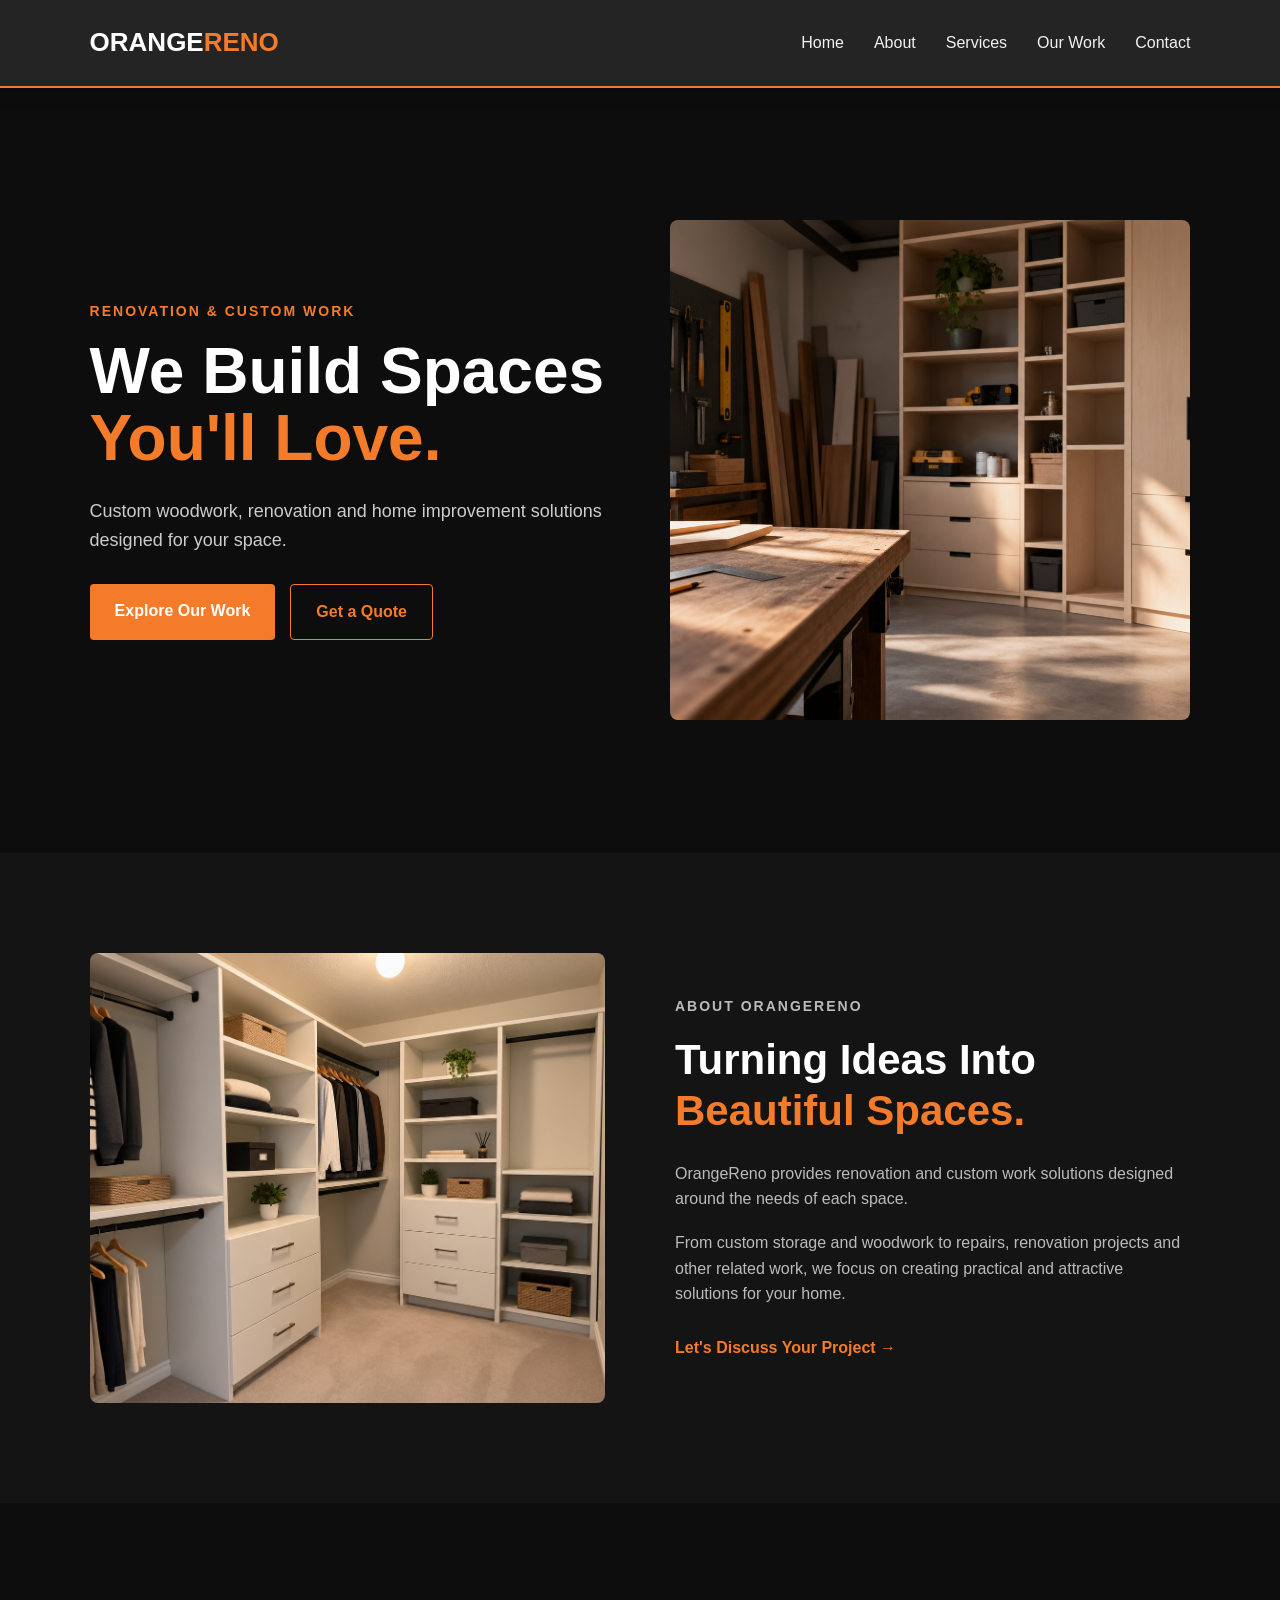
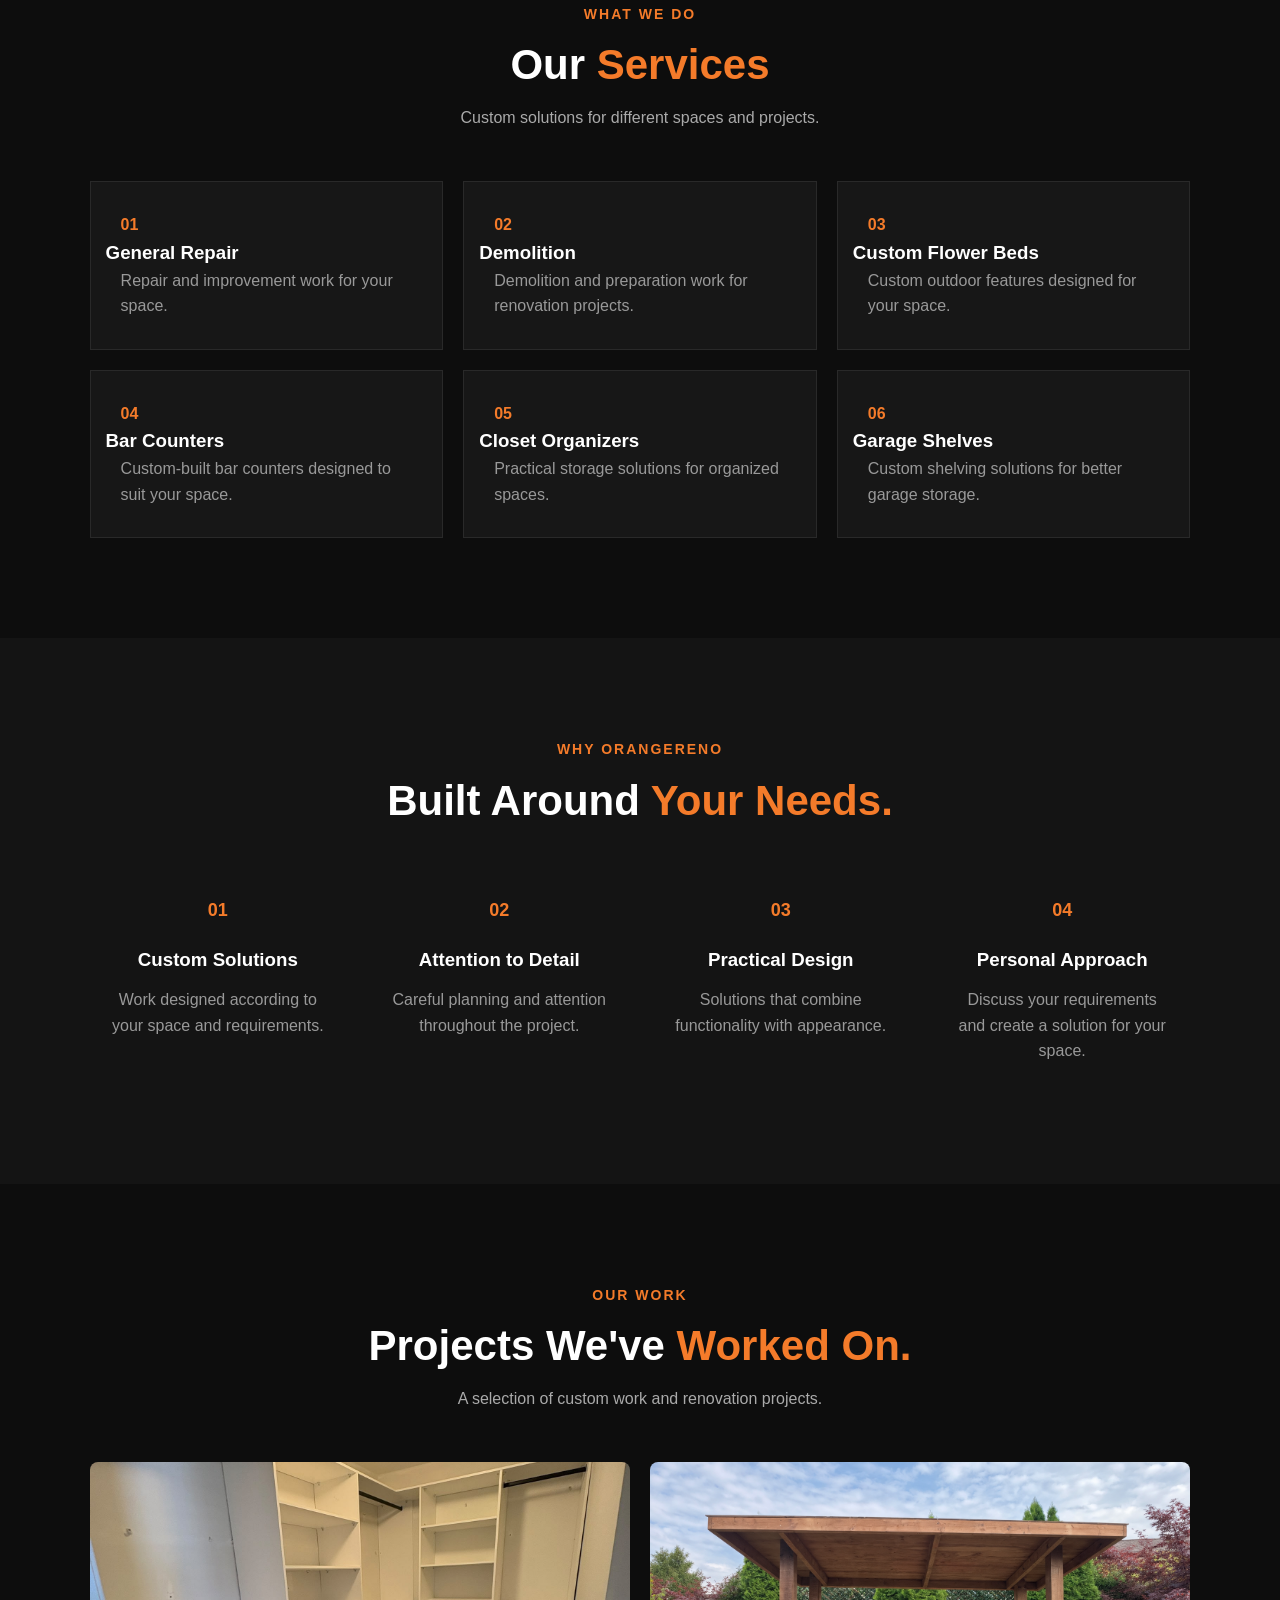
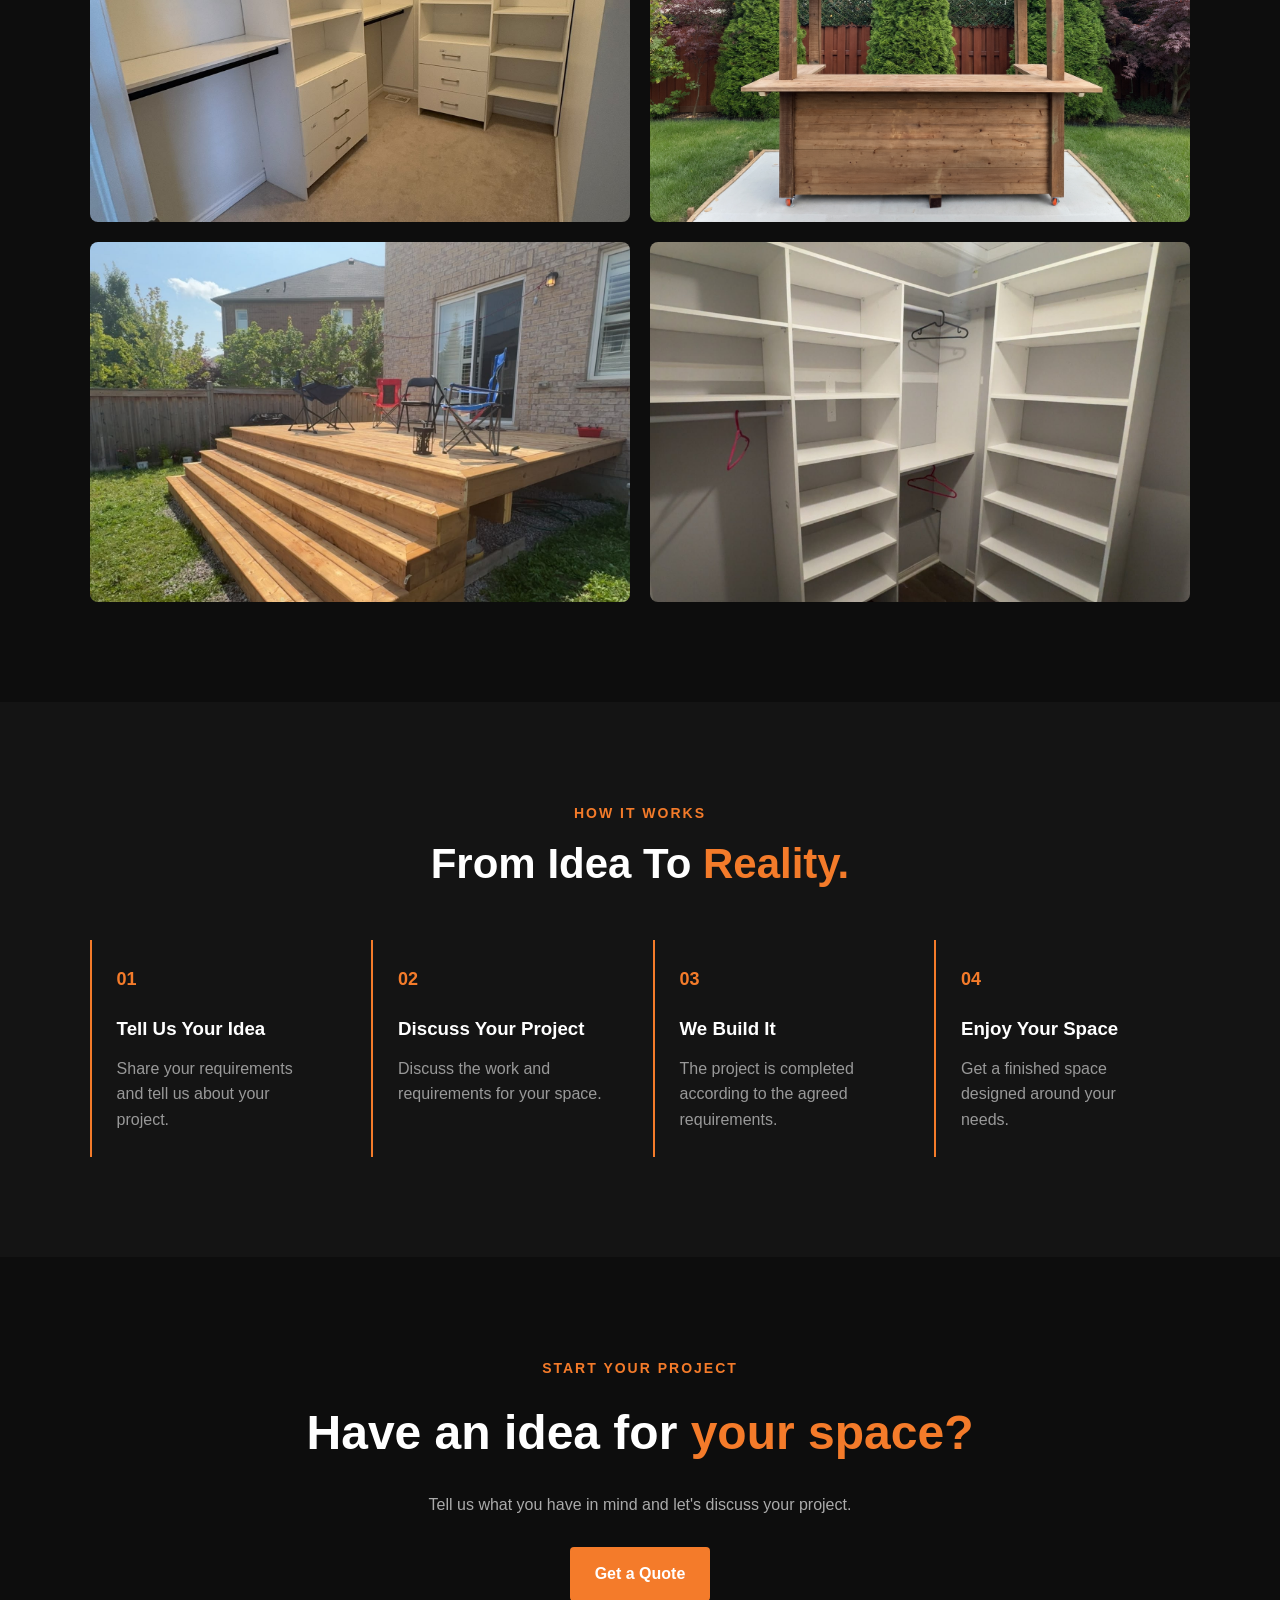
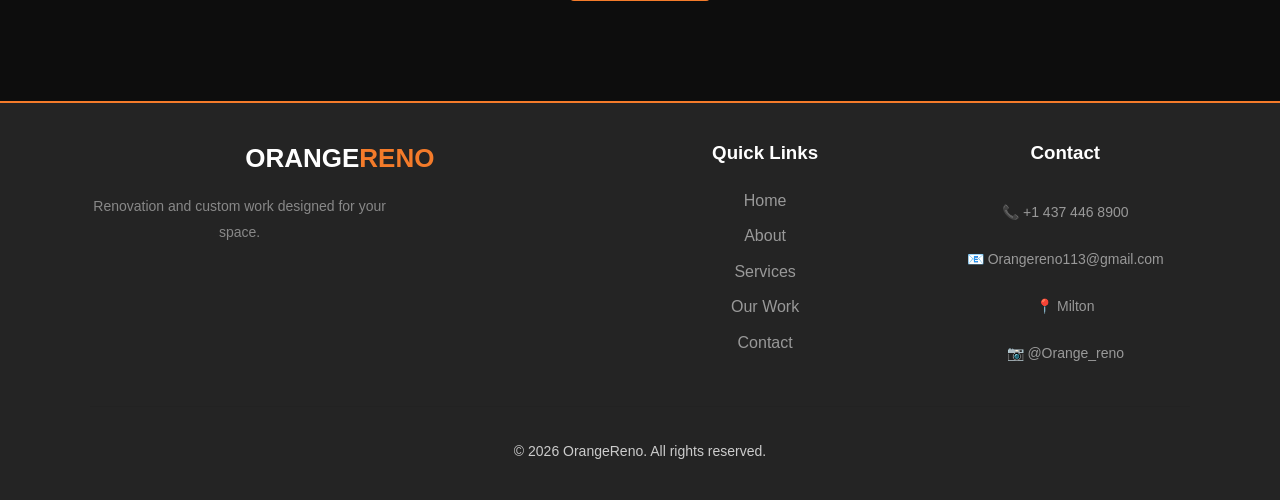
<file: index.html>
<!DOCTYPE html>
<html lang="en">
<head>
    <meta charset="UTF-8">
    <meta name="viewport" content="width=device-width, initial-scale=1.0">

    <title>OrangeReno | Renovation & Custom Work</title>

    <link rel="stylesheet" href="css/style.css">
</head>

<body>

    <!-- ================= NAVBAR ================= -->

    <header>
        <nav class="navbar">

            <a href="#" class="logo">
                ORANGE<span>RENO</span>
            </a>

           <ul class="nav-links">
    <li><a href="index.html">Home</a></li>
    <li><a href="about.html">About</a></li>
    <li><a href="services.html">Services</a></li>
    <li><a href="gallery.html">Our Work</a></li>
    <li><a href="contact.html">Contact</a></li>
</ul>

            <button class="menu-btn" id="menuBtn">☰</button>

        </nav>
    </header>


    <main>

        <!-- ================= HERO ================= -->

        <section class="hero" id="home">

            <div class="hero-content">

                <p class="small-heading">
                    RENOVATION & CUSTOM WORK
                </p>

                <h1>
                    We Build Spaces
                    <span>You'll Love.</span>
                </h1>

                <p>
                    Custom woodwork, renovation and home improvement
                    solutions designed for your space.
                </p>

                <div class="hero-buttons">
                    <a href="gallery.html" class="btn primary-btn">
                        Explore Our Work
                    </a>

                    <a href="contact.html" class="btn secondary-btn">
                        Get a Quote
                    </a>
                </div>

            </div>

            <div class="hero-image">
                <img src="images/hero.jpg"
                     alt="OrangeReno custom work">
            </div>

        </section>


        <!-- ================= ABOUT ================= -->

        <section class="about section" id="about">

            <div class="section-image">
                <img src="images/about.jpg"
                     alt="OrangeReno renovation work">
            </div>

            <div class="section-content">

                <p class="small-heading">ABOUT ORANGERENO</p>

                <h2>
                    Turning Ideas Into
                    <span>Beautiful Spaces.</span>
                </h2>

                <p>
                    OrangeReno provides renovation and custom work
                    solutions designed around the needs of each space.
                </p>

                <p>
                    From custom storage and woodwork to repairs,
                    renovation projects and other related work,
                    we focus on creating practical and attractive
                    solutions for your home.
                </p>

                <a href="contact.html" class="text-link">
                    Let's Discuss Your Project →
                </a>

            </div>

        </section>


        <!-- ================= SERVICES ================= -->

        <section class="services section" id="services">

            <div class="section-heading">

                <p class="small-heading">WHAT WE DO</p>

                <h2>
                    Our <span>Services</span>
                </h2>

                <p>
                    Custom solutions for different spaces and projects.
                </p>

            </div>


            <div class="service-grid">

                <div class="service-card">
                    <div class="service-number">01</div>
                    <h3>General Repair</h3>
                    <p>
                        Repair and improvement work for your space.
                    </p>
                </div>


                <div class="service-card">
                    <div class="service-number">02</div>
                    <h3>Demolition</h3>
                    <p>
                        Demolition and preparation work for renovation projects.
                    </p>
                </div>


                <div class="service-card">
                    <div class="service-number">03</div>
                    <h3>Custom Flower Beds</h3>
                    <p>
                        Custom outdoor features designed for your space.
                    </p>
                </div>


                <div class="service-card">
                    <div class="service-number">04</div>
                    <h3>Bar Counters</h3>
                    <p>
                        Custom-built bar counters designed to suit your space.
                    </p>
                </div>


                <div class="service-card">
                    <div class="service-number">05</div>
                    <h3>Closet Organizers</h3>
                    <p>
                        Practical storage solutions for organized spaces.
                    </p>
                </div>


                <div class="service-card">
                    <div class="service-number">06</div>
                    <h3>Garage Shelves</h3>
                    <p>
                        Custom shelving solutions for better garage storage.
                    </p>
                </div>

            </div>

        </section>


        <!-- ================= WHY CHOOSE US ================= -->

        <section class="why-us section">

            <div class="section-heading">

                <p class="small-heading">WHY ORANGERENO</p>

                <h2>
                    Built Around
                    <span>Your Needs.</span>
                </h2>

            </div>


            <div class="features">

                <div class="feature">
                    <div class="feature-icon">01</div>
                    <h3>Custom Solutions</h3>
                    <p>
                        Work designed according to your space and requirements.
                    </p>
                </div>


                <div class="feature">
                    <div class="feature-icon">02</div>
                    <h3>Attention to Detail</h3>
                    <p>
                        Careful planning and attention throughout the project.
                    </p>
                </div>


                <div class="feature">
                    <div class="feature-icon">03</div>
                    <h3>Practical Design</h3>
                    <p>
                        Solutions that combine functionality with appearance.
                    </p>
                </div>


                <div class="feature">
                    <div class="feature-icon">04</div>
                    <h3>Personal Approach</h3>
                    <p>
                        Discuss your requirements and create a solution for your space.
                    </p>
                </div>

            </div>

        </section>


        <!-- ================= OUR WORK ================= -->

        <section class="work section" id="work">

            <div class="section-heading">

                <p class="small-heading">OUR WORK</p>

                <h2>
                    Projects We've
                    <span>Worked On.</span>
                </h2>

                <p>
                    A selection of custom work and renovation projects.
                </p>

            </div>


            <div class="work-grid">

                <div class="work-item">
                    <img src="images/work1.jpg"
                         alt="OrangeReno project">
                </div>

                <div class="work-item">
                    <img src="images/work2.jpg"
                         alt="OrangeReno project">
                </div>

                <div class="work-item">
                    <img src="images/work3.jpg"
                         alt="OrangeReno project">
                </div>

                <div class="work-item">
                    <img src="images/work4.jpg"
                         alt="OrangeReno project">
                </div>

            </div>


            

        </section>


        <!-- ================= HOW IT WORKS ================= -->

        <section class="process section">

            <div class="section-heading">

                <p class="small-heading">HOW IT WORKS</p>

                <h2>
                    From Idea To
                    <span>Reality.</span>
                </h2>

            </div>


            <div class="process-grid">

                <div class="process-step">
                    <span>01</span>
                    <h3>Tell Us Your Idea</h3>
                    <p>
                        Share your requirements and tell us about your project.
                    </p>
                </div>


                <div class="process-step">
                    <span>02</span>
                    <h3>Discuss Your Project</h3>
                    <p>
                        Discuss the work and requirements for your space.
                    </p>
                </div>


                <div class="process-step">
                    <span>03</span>
                    <h3>We Build It</h3>
                    <p>
                        The project is completed according to the agreed requirements.
                    </p>
                </div>


                <div class="process-step">
                    <span>04</span>
                    <h3>Enjoy Your Space</h3>
                    <p>
                        Get a finished space designed around your needs.
                    </p>
                </div>

            </div>

        </section>


        <!-- ================= CONTACT CTA ================= -->

        <section class="contact-cta" id="contact">

            <p class="small-heading">START YOUR PROJECT</p>

            <h2>
                Have an idea for
                <span>your space?</span>
            </h2>

            <p>
                Tell us what you have in mind and let's discuss your project.
            </p>

            <a href="mailto:Orangereno113@gmail.com"
               class="btn primary-btn">
                Get a Quote
            </a>

        </section>

    </main>


    <!-- ================= FOOTER ================= -->

    <footer>

        <div class="footer-content">

            <div class="footer-brand">

                <a href="#" class="logo">
                    ORANGE<span>RENO</span>
                </a>

                <p>
                    Renovation and custom work designed for your space.
                </p>

            </div>


            <div class="footer-links">

                <h3>Quick Links</h3>

                <a href="#home">Home</a>
                <a href="#about">About</a>
                <a href="#services">Services</a>
                <a href="#work">Our Work</a>
                <a href="#contact">Contact</a>

            </div>


            <div class="footer-contact">

                <h3>Contact</h3>

                <p>📞 +1 437 446 8900</p>
                <p>📧 Orangereno113@gmail.com</p>
                <p>📍 Milton</p>
                <p>📷 @Orange_reno</p>

            </div>

        </div>


        <div class="footer-bottom">
            <p>© 2026 OrangeReno. All rights reserved.</p>
        </div>

    </footer>


    <script src="js/script.js"></script>

</body>
</html>
</file>
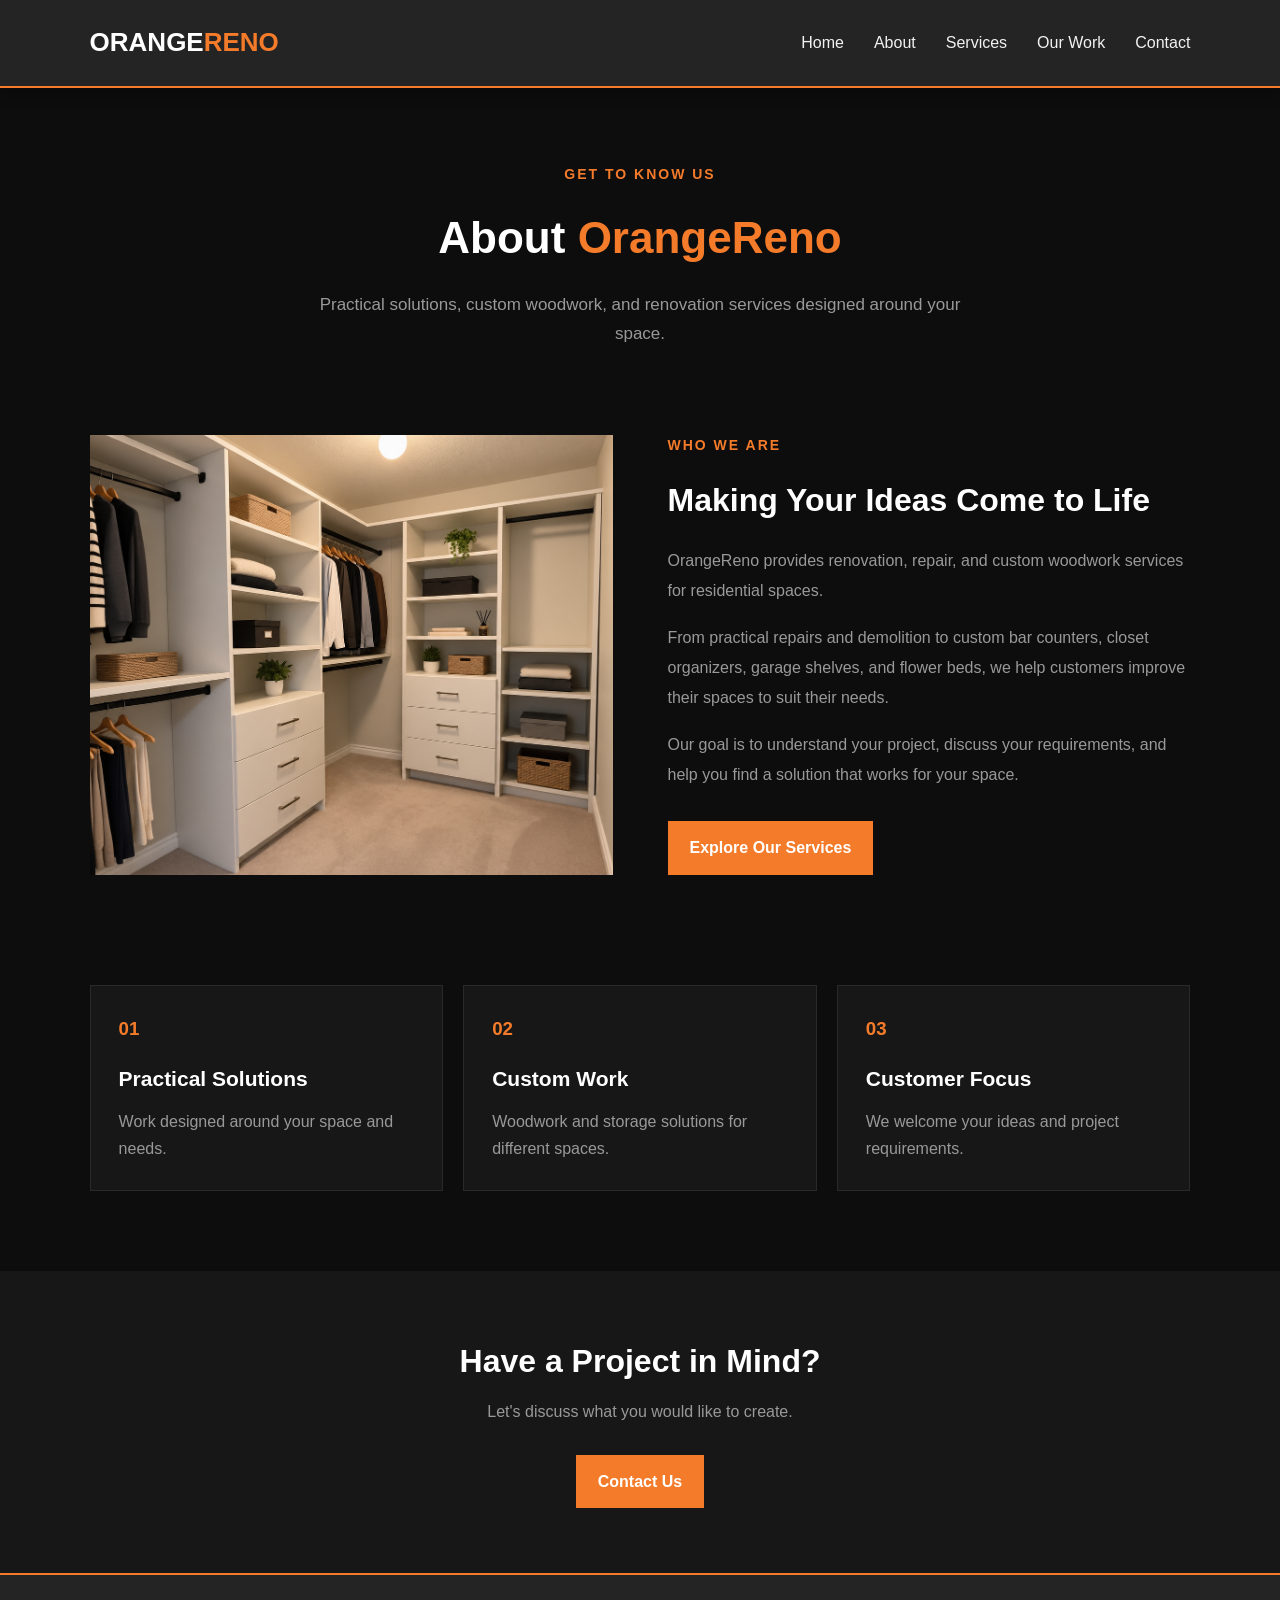
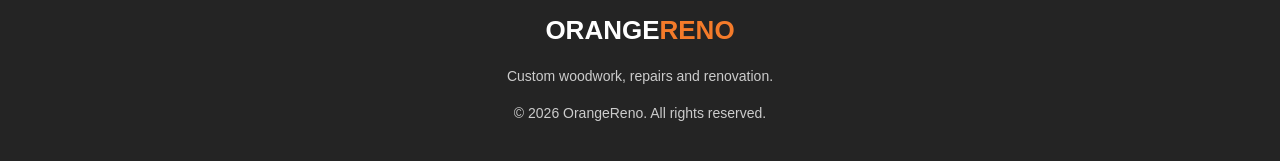
<file: about.html>
<!DOCTYPE html>
<html lang="en">
<head>
    <meta charset="UTF-8">
    <meta name="viewport" content="width=device-width, initial-scale=1.0">
    <title>OrangeReno | About Us</title>
    <link rel="stylesheet" href="css/style.css">
</head>
<body>

    <header>
        <nav class="navbar">
            <a href="index.html" class="logo">
                ORANGE<span>RENO</span>
            </a>

            <ul class="nav-links">
                <li><a href="index.html">Home</a></li>
                <li><a href="about.html">About</a></li>
                <li><a href="services.html">Services</a></li>
                <li><a href="gallery.html">Our Work</a></li>
                <li><a href="contact.html">Contact</a></li>
            </ul>

            <button class="menu-btn" id="menuBtn">☰</button>
        </nav>
    </header>

    <main>
        <section class="about-page-hero">
            <p class="small-heading">GET TO KNOW US</p>
            <h1>About <span>OrangeReno</span></h1>
            <p>
                Practical solutions, custom woodwork, and
                renovation services designed around your space.
            </p>
        </section>

        <section class="about-page-content">

            <div class="about-page-image">
                <img src="images/about.jpg"
                     alt="OrangeReno custom woodwork project">
            </div>

            <div class="about-page-text">
                <p class="small-heading">WHO WE ARE</p>
                <h2>Making Your Ideas Come to Life</h2>

                <p>
                    OrangeReno provides renovation, repair,
                    and custom woodwork services for residential
                    spaces.
                </p>

                <p>
                    From practical repairs and demolition to
                    custom bar counters, closet organizers,
                    garage shelves, and flower beds, we help
                    customers improve their spaces to suit
                    their needs.
                </p>

                <p>
                    Our goal is to understand your project,
                    discuss your requirements, and help you
                    find a solution that works for your space.
                </p>

                <a href="services.html" class="about-page-btn">
                    Explore Our Services
                </a>
            </div>

        </section>

        <section class="about-values">
            <div class="about-value-card">
                <h3>01</h3>
                <h2>Practical Solutions</h2>
                <p>Work designed around your space and needs.</p>
            </div>

            <div class="about-value-card">
                <h3>02</h3>
                <h2>Custom Work</h2>
                <p>Woodwork and storage solutions for different spaces.</p>
            </div>

            <div class="about-value-card">
                <h3>03</h3>
                <h2>Customer Focus</h2>
                <p>We welcome your ideas and project requirements.</p>
            </div>
        </section>

        <section class="about-page-cta">
            <h2>Have a Project in Mind?</h2>
            <p>Let's discuss what you would like to create.</p>
            <a href="contact.html" class="about-page-btn">
                Contact Us
            </a>
        </section>
    </main>

    <footer class="contact-footer">
        <a href="index.html" class="logo">
            ORANGE<span>RENO</span>
        </a>
        <p>Custom woodwork, repairs and renovation.</p>
        <p>© 2026 OrangeReno. All rights reserved.</p>
    </footer>
<script src="js/script.js"></script>
</body>
</html>
</file>
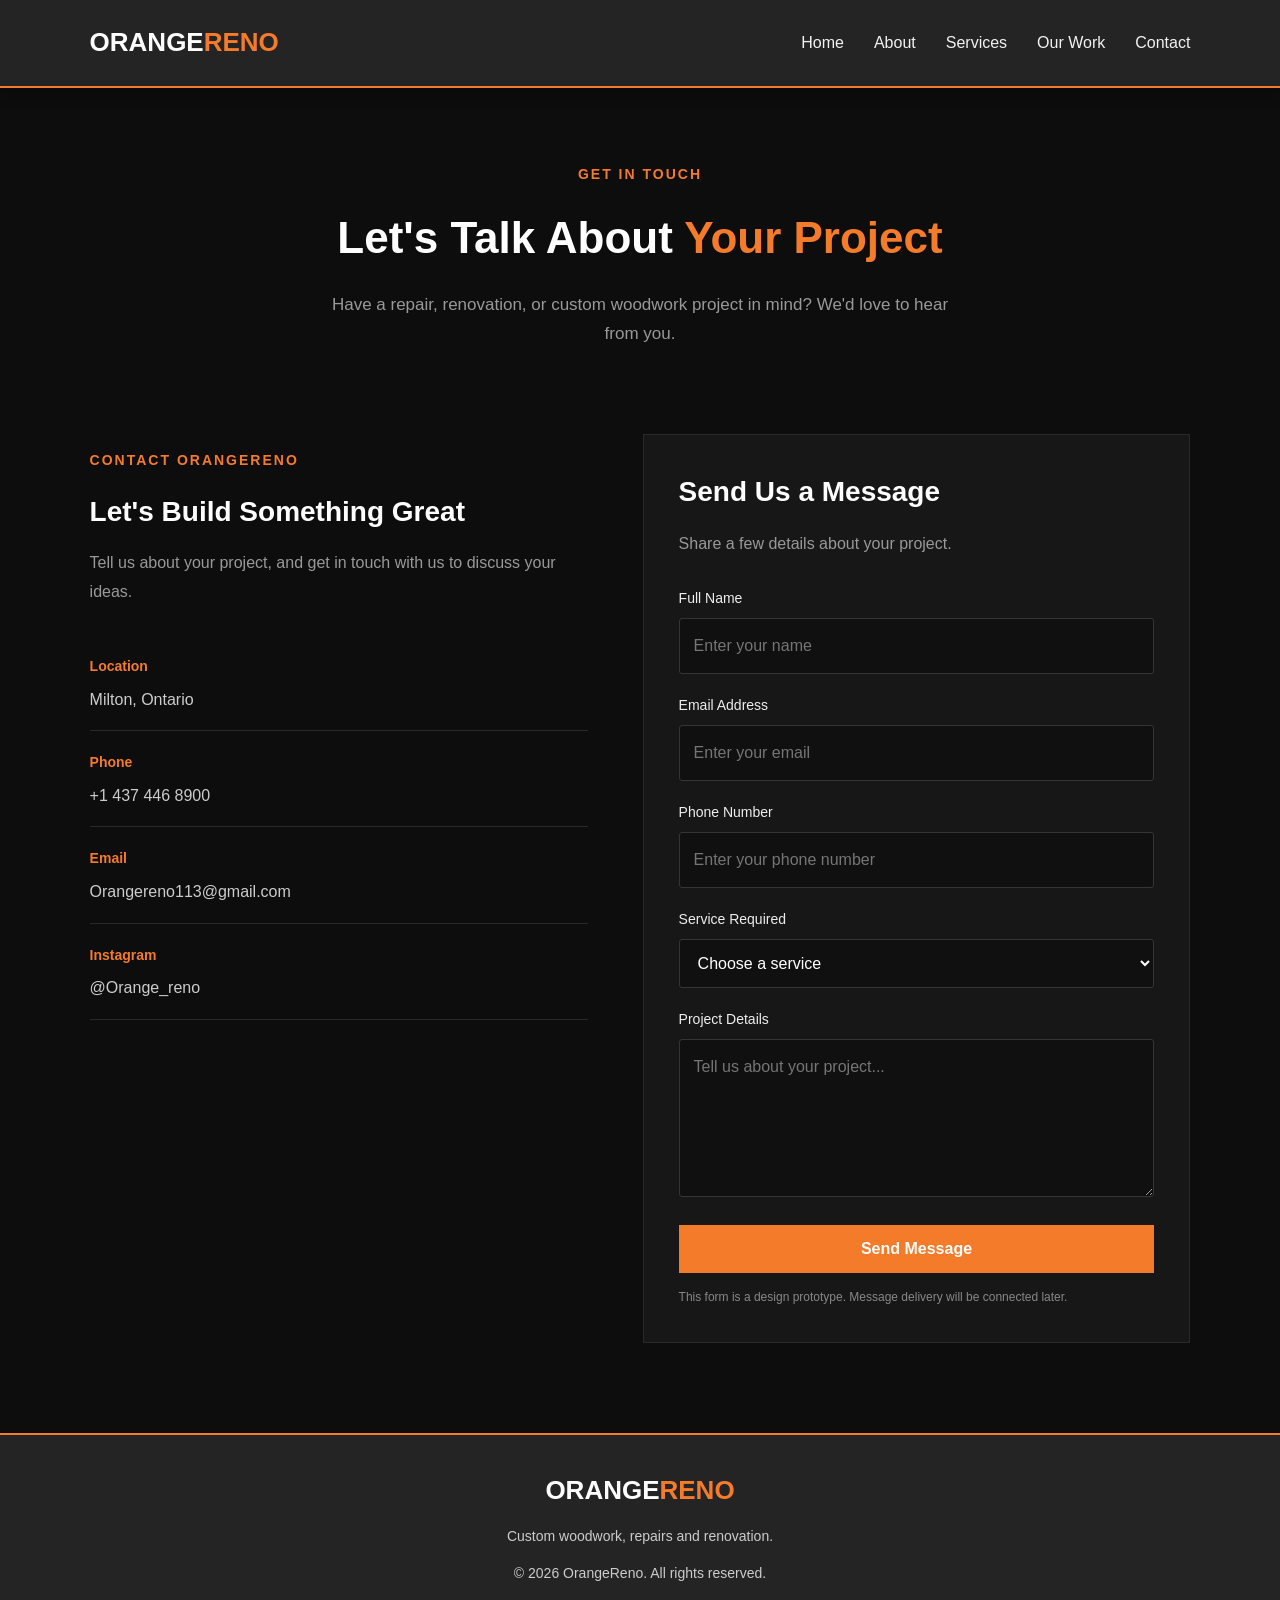
<file: contact.html>
<!DOCTYPE html>
<html lang="en">
<head>
    <meta charset="UTF-8">
    <meta name="viewport" content="width=device-width, initial-scale=1.0">
    <title>OrangeReno | Contact</title>
    <link rel="stylesheet" href="css/style.css">
</head>

<body>

    <!-- NAVBAR -->
    <header>
        <nav class="navbar">
            <a href="index.html" class="logo">
                ORANGE<span>RENO</span>
            </a>

            <ul class="nav-links">
                <li><a href="index.html">Home</a></li>
                <li><a href="index.html#about">About</a></li>
                <li><a href="services.html">Services</a></li>
                <li><a href="gallery.html">Our Work</a></li>
                <li><a href="contact.html">Contact</a></li>
            </ul>

            <button class="menu-btn" id="menuBtn">☰</button>
        </nav>
    </header>

    <main>

        <!-- CONTACT HERO -->
        <section class="contact-hero">
            <p class="small-heading">GET IN TOUCH</p>
            <h1>Let's Talk About <span>Your Project</span></h1>
            <p>
                Have a repair, renovation, or custom woodwork
                project in mind? We'd love to hear from you.
            </p>
        </section>

        <!-- CONTACT CONTENT -->
        <section class="contact-section">

            <div class="contact-info">
                <p class="small-heading">CONTACT ORANGERENO</p>
                <h2>Let's Build Something Great</h2>

                <p>
                    Tell us about your project, and get in touch
                    with us to discuss your ideas.
                </p>

                <div class="contact-detail">
                    <span>Location</span>
                    <p>Milton, Ontario</p>
                </div>

                <div class="contact-detail">
                    <span>Phone</span>
                    <p>
                        <a href="tel:+14374468900">
                            +1 437 446 8900
                        </a>
                    </p>
                </div>

                <div class="contact-detail">
                    <span>Email</span>
                    <p>
                        <a href="mailto:Orangereno113@gmail.com">
                            Orangereno113@gmail.com
                        </a>
                    </p>
                </div>

                <div class="contact-detail">
                    <span>Instagram</span>
                    <p>
                        <a href="https://www.instagram.com/Orange_reno/"
                           target="_blank"
                           rel="noopener noreferrer">
                            @Orange_reno
                        </a>
                    </p>
                </div>
            </div>

            <!-- CONTACT FORM -->
            <div class="contact-form-box">
                <h2>Send Us a Message</h2>
                <p>Share a few details about your project.</p>

                <form id="contactForm">

                    <div class="form-group">
                        <label for="name">Full Name</label>
                        <input
                            type="text"
                            id="name"
                            name="name"
                            placeholder="Enter your name"
                            required>
                    </div>

                    <div class="form-group">
                        <label for="email">Email Address</label>
                        <input
                            type="email"
                            id="email"
                            name="email"
                            placeholder="Enter your email"
                            required>
                    </div>

                    <div class="form-group">
                        <label for="phone">Phone Number</label>
                        <input
                            type="tel"
                            id="phone"
                            name="phone"
                            placeholder="Enter your phone number">
                    </div>

                    <div class="form-group">
                        <label for="service">Service Required</label>
                        <select id="service" name="service" required>
                            <option value="">Choose a service</option>
                            <option>General Repair</option>
                            <option>Demolition</option>
                            <option>Custom Flower Beds</option>
                            <option>Bar Counters</option>
                            <option>Closet Organizers</option>
                            <option>Garage Shelves</option>
                            <option>Other</option>
                        </select>
                    </div>

                    <div class="form-group">
                        <label for="message">Project Details</label>
                        <textarea
                            id="message"
                            name="message"
                            rows="5"
                            placeholder="Tell us about your project..."
                            required></textarea>
                    </div>

                    <button type="submit" class="contact-submit">
                        Send Message
                    </button>

                    <p class="form-note">
                        This form is a design prototype. Message
                        delivery will be connected later.
                    </p>

                </form>
            </div>

        </section>

    </main>

    <!-- FOOTER -->
    <footer class="contact-footer">
        <a href="index.html" class="logo">
            ORANGE<span>RENO</span>
        </a>
        <p>Custom woodwork, repairs and renovation.</p>
        <p>© 2026 OrangeReno. All rights reserved.</p>
    </footer>
<script src="js/script.js"></script>
</body>
</html>
</file>
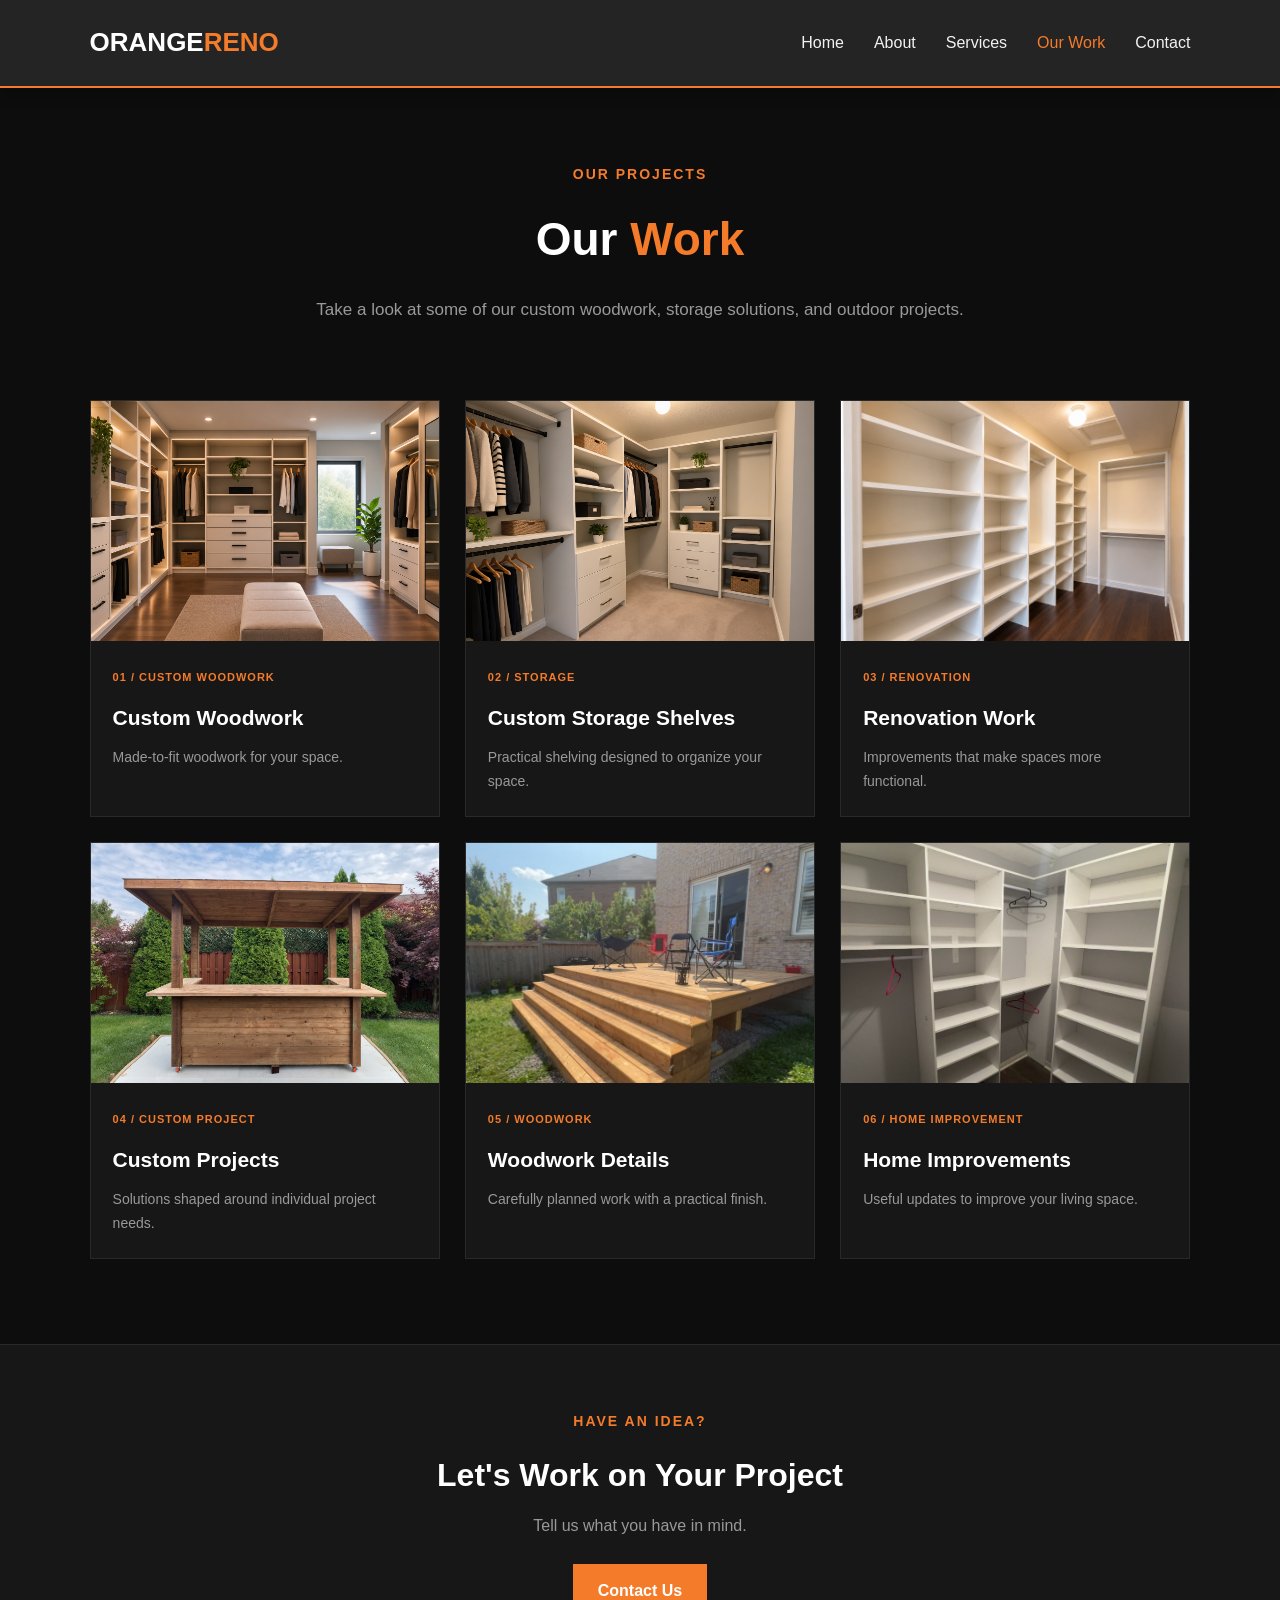
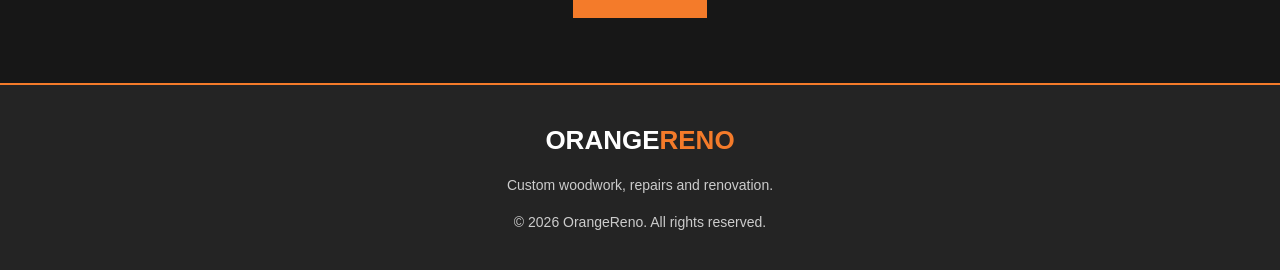
<file: gallery.html>
<!DOCTYPE html>
<html lang="en">
<head>
    <meta charset="UTF-8">
    <meta name="viewport" content="width=device-width, initial-scale=1.0">
    <title>OrangeReno | Our Work</title>
    <link rel="stylesheet" href="css/style.css">
</head>

<body>

    <!-- NAVBAR -->
    <header>
        <nav class="navbar">
            <a href="index.html" class="logo">
                ORANGE<span>RENO</span>
            </a>

            <ul class="nav-links">
                <li><a href="index.html">Home</a></li>
                <li><a href="about.html">About</a></li>
                <li><a href="services.html">Services</a></li>
                <li><a href="gallery.html" class="active">Our Work</a></li>
                <li><a href="contact.html">Contact</a></li>
            </ul>

            <button class="menu-btn" id="menuBtn">☰</button>
        </nav>
    </header>

    <main>

        <!-- GALLERY INTRO -->
        <section class="gallery-hero">
            <p class="small-heading">OUR PROJECTS</p>
            <h1>Our <span>Work</span></h1>
            <p>
                Take a look at some of our custom woodwork,
                storage solutions, and outdoor projects.
            </p>
        </section>

        <!-- PROJECT GALLERY -->
        <section class="work-gallery">

            <article class="work-card">
                <div class="work-image">
                    <img src="images/work.jpg"
                         alt="Custom woodwork project">
                </div>
                <div class="work-info">
                    <span>01 / CUSTOM WOODWORK</span>
                    <h2>Custom Woodwork</h2>
                    <p>Made-to-fit woodwork for your space.</p>
                </div>
            </article>

            <article class="work-card">
                <div class="work-image">
                    <img src="images/about.jpg"
                         alt="Custom closet shelving">
                </div>
                <div class="work-info">
                    <span>02 / STORAGE</span>
                    <h2>Custom Storage Shelves</h2>
                    <p>Practical shelving designed to organize your space.</p>
                </div>
            </article>

            <article class="work-card">
                <div class="work-image">
                    <img src="images/project1.png"
                         alt="Renovation project">
                </div>
                <div class="work-info">
                    <span>03 / RENOVATION</span>
                    <h2>Renovation Work</h2>
                    <p>Improvements that make spaces more functional.</p>
                </div>
            </article>

            <article class="work-card">
                <div class="work-image">
                    <img src="images/work2.jpg"
                         alt="Custom project">
                </div>
                <div class="work-info">
                    <span>04 / CUSTOM PROJECT</span>
                    <h2>Custom Projects</h2>
                    <p>Solutions shaped around individual project needs.</p>
                </div>
            </article>

            <article class="work-card">
                <div class="work-image">
                    <img src="images/work3.jpg"
                         alt="Woodwork detail">
                </div>
                <div class="work-info">
                    <span>05 / WOODWORK</span>
                    <h2>Woodwork Details</h2>
                    <p>Carefully planned work with a practical finish.</p>
                </div>
            </article>

            <article class="work-card">
                <div class="work-image">
                    <img src="images/work4.jpg"
                         alt="Completed project">
                </div>
                <div class="work-info">
                    <span>06 / HOME IMPROVEMENT</span>
                    <h2>Home Improvements</h2>
                    <p>Useful updates to improve your living space.</p>
                </div>
            </article>

        </section>

        <!-- CONTACT CTA -->
        <section class="gallery-cta">
            <p class="small-heading">HAVE AN IDEA?</p>
            <h2>Let's Work on Your Project</h2>
            <p>Tell us what you have in mind.</p>
            <a href="contact.html" class="gallery-button">
                Contact Us
            </a>
        </section>

    </main>

    <!-- FOOTER -->
    <footer class="contact-footer">
        <a href="index.html" class="logo">
            ORANGE<span>RENO</span>
        </a>
        <p>Custom woodwork, repairs and renovation.</p>
        <p>© 2026 OrangeReno. All rights reserved.</p>
    </footer>
<script src="js/script.js"></script>
</body>
</html>
</file>
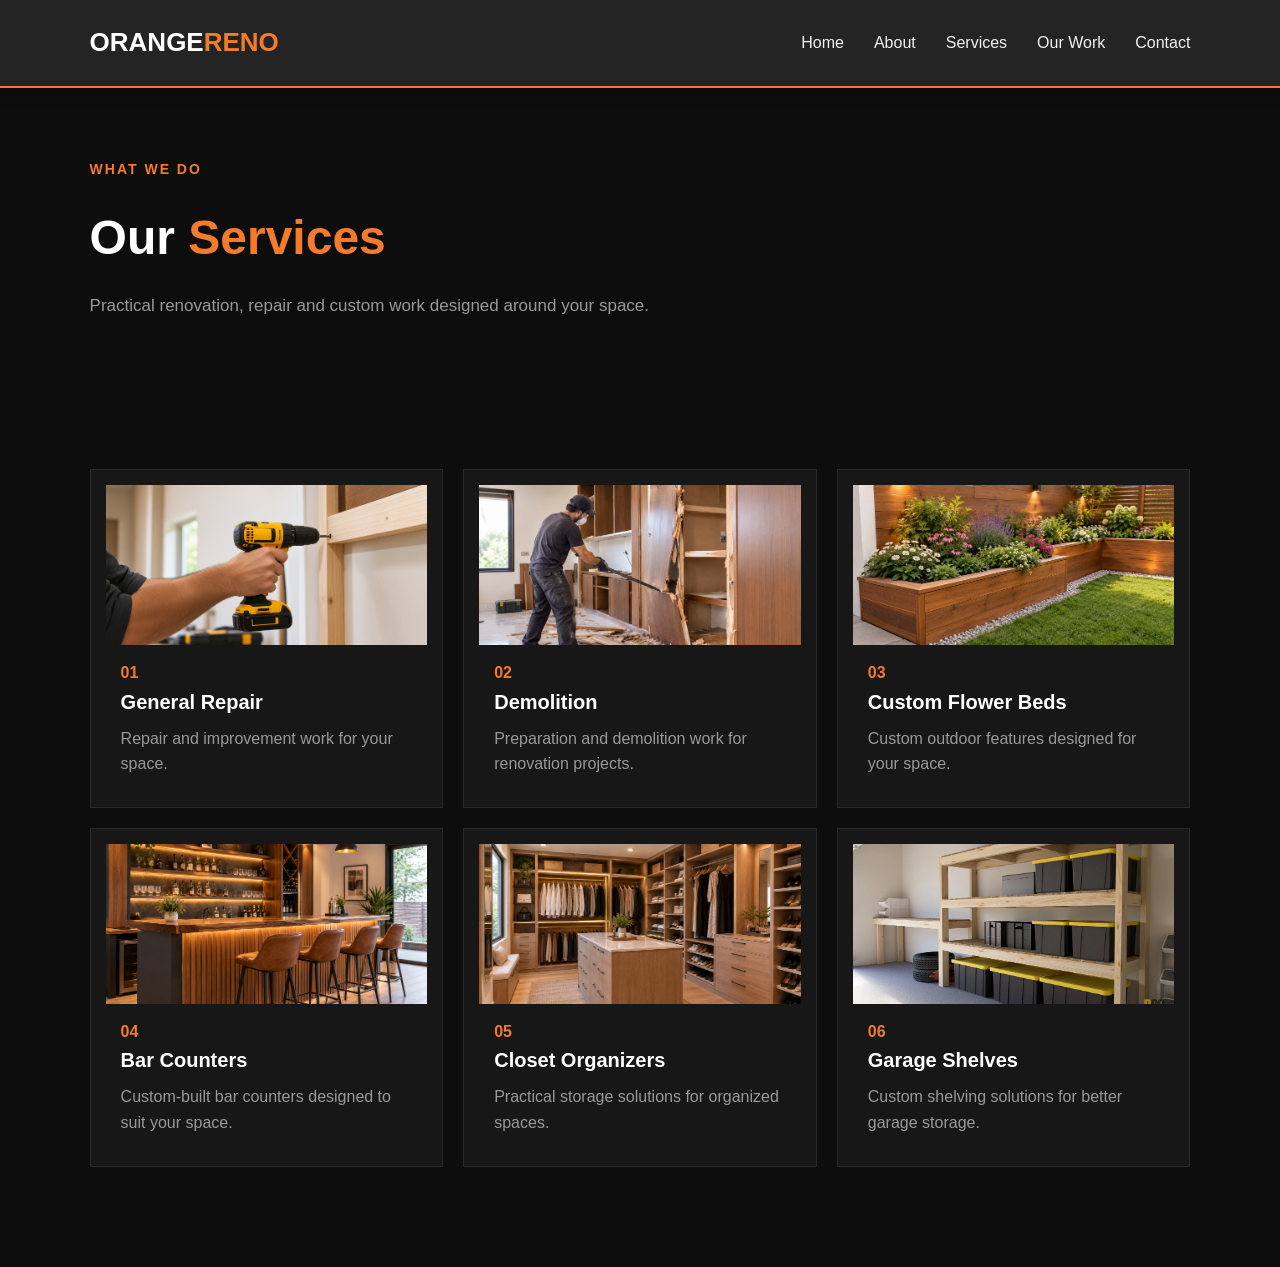
<file: services.html>
<!DOCTYPE html>
<html lang="en">

<head>
    <meta charset="UTF-8">
    <meta name="viewport" content="width=device-width, initial-scale=1.0">

    <title>OrangeReno | Services</title>

    <link rel="stylesheet" href="css/style.css">
</head>

<body>

    <!-- ================= NAVBAR ================= -->

    <header>
        <nav class="navbar">

            <a href="index.html" class="logo">
                ORANGE<span>RENO</span>
            </a>

            <ul class="nav-links">
                <li><a href="index.html">Home</a></li>
                <li><a href="index.html#about">About</a></li>
                <li><a href="services.html">Services</a></li>
                <li><a href="gallery.html">Our Work</a></li>
                <li><a href="contact.html">Contact</a></li>
            </ul>

            <button class="menu-btn" id="menuBtn">☰</button>

        </nav>
    </header>


    <main>

        <!-- ================= SERVICES HERO ================= -->

        <section class="page-hero">

            <p class="small-heading">WHAT WE DO</p>

            <h1>
                Our <span>Services</span>
            </h1>

            <p>
                Practical renovation, repair and custom work
                designed around your space.
            </p>

        </section>
        <!-- ================= SERVICES ================= -->

<section class="services section" id="services">

    <div class="service-grid">

    <!-- 01 -->
    <div class="service-card">
        <img src="images/generalrepair.jpg" alt="General Repair">
        <div class="service-number">01</div>
        <h2>General Repair</h2>
        <p>Repair and improvement work for your space.</p>
    </div>

    <!-- 02 -->
    <div class="service-card">
        <img src="images/demolition.jpg" alt="Demolition">
        <div class="service-number">02</div>
        <h2>Demolition</h2>
        <p>Preparation and demolition work for renovation projects.</p>
    </div>

    <!-- 03 -->
    <div class="service-card">
        <img src="images/customflowerbeds.jpg" alt="Custom Flower Beds">
        <div class="service-number">03</div>
        <h2>Custom Flower Beds</h2>
        <p>Custom outdoor features designed for your space.</p>
    </div>

    <!-- 04 -->
    <div class="service-card">
        <img src="images/barcounter.jpg" alt="Bar Counters">
        <div class="service-number">04</div>
        <h2>Bar Counters</h2>
        <p>Custom-built bar counters designed to suit your space.</p>
    </div>

    <!-- 05 -->
    <div class="service-card">
        <img src="images/closet.jpg" alt="Closet Organizers">
        <div class="service-number">05</div>
        <h2>Closet Organizers</h2>
        <p>Practical storage solutions for organized spaces.</p>
    </div>

    <!-- 06 -->
    <div class="service-card">
        <img src="images/garage.jpg" alt="Garage Shelves">
        <div class="service-number">06</div>
        <h2>Garage Shelves</h2>
        <p>Custom shelving solutions for better garage storage.</p>
    </div>

</div>
</section>


    </main>
<script src="js/script.js"></script>
</body>

</html>
</file>
<file: css/style.css>
/* ================= BASIC RESET ================= */

* {
    margin: 0;
    padding: 0;
    box-sizing: border-box;
}

html {
    scroll-behavior: smooth;
}

body {
    font-family: Arial, sans-serif;
    background-color: #0d0d0d;
    color: #ffffff;
    line-height: 1.6;
}

img {
    max-width: 100%;
    display: block;
}

a {
    text-decoration: none;
    color: inherit;
}


/* ================= NAVBAR ================= */

.navbar {
    width: 100%;
    padding: 20px 7%;
    display: flex;
    align-items: center;
    justify-content: space-between;
}

.logo {
    font-size: 26px;
    font-weight: bold;
    color: #ffffff;
}

.logo span,
.hero h1 span,
.section-content h2 span,
.section-heading h2 span,
.process-step span,
.contact-cta h2 span {
    color: #f47b2a;
}

.nav-links {
    display: flex;
    list-style: none;
    gap: 30px;
}

.nav-links a {
    font-size: 16px;
    color: #ffffff;
    transition: 0.3s;
}

.nav-links a:hover {
    color: #f47b2a;
}

.menu-btn {
    display: none;
    border: none;
    background: none;
    color: #ffffff;
    font-size: 28px;
    cursor: pointer;
}


/* ================= COMMON SECTION ================= */

.section {
    padding: 100px 7%;
}

.small-heading {
    color: #f47b2a;
    font-size: 14px;
    font-weight: bold;
    letter-spacing: 2px;
    margin-bottom: 15px;
}

.section-heading {
    max-width: 700px;
    margin: 0 auto 50px;
    text-align: center;
}

.section-heading h2 {
    font-size: 42px;
    line-height: 1.2;
    margin-bottom: 15px;
}

.section-heading > p:last-child {
    color: #aaaaaa;
}


/* ================= HERO ================= */

.hero {
    min-height: 85vh;
    padding: 60px 7%;
    display: flex;
    align-items: center;
    justify-content: space-between;
    gap: 60px;
}

.hero-content {
    flex: 1;
    max-width: 600px;
}

.hero h1 {
    font-size: clamp(42px, 5vw, 70px);
    line-height: 1.05;
    margin-bottom: 25px;
}

.hero-content > p:not(.small-heading) {
    color: #cccccc;
    font-size: 18px;
    max-width: 550px;
    margin-bottom: 30px;
}

.hero-buttons {
    display: flex;
    gap: 15px;
    flex-wrap: wrap;
}

.btn {
    display: inline-block;
    padding: 14px 25px;
    border-radius: 4px;
    font-weight: bold;
    transition: 0.3s;
}

.primary-btn {
    background-color: #f47b2a;
    color: #ffffff;
}

.primary-btn:hover {
    background-color: #d96218;
}

.secondary-btn {
    border: 1px solid #f47b2a;
    color: #f47b2a;
}

.secondary-btn:hover {
    background-color: #f47b2a;
    color: #ffffff;
}

.hero-image {
    flex: 1;
    max-width: 600px;
}

.hero-image img {
    width: 100%;
    height: 500px;
    object-fit: cover;
    border-radius: 8px;
}


/* ================= ABOUT ================= */

.about {
    display: flex;
    align-items: center;
    gap: 70px;
    background-color: #141414;
}

.section-image {
    flex: 1;
}

.section-image img {
    width: 100%;
    height: 450px;
    object-fit: cover;
    border-radius: 8px;
}

.section-content {
    flex: 1;
}

.section-content h2 {
    font-size: 42px;
    line-height: 1.2;
    margin-bottom: 25px;
}

.section-content p {
    color: #bbbbbb;
    margin-bottom: 18px;
}

.text-link {
    display: inline-block;
    margin-top: 10px;
    color: #f47b2a;
    font-weight: bold;
}


/* ================= SERVICES ================= */

.service-grid {
    display: grid;
    grid-template-columns: repeat(3, 1fr);
    gap: 20px;
    width: 100%;
}

.service-card {
    background-color: #171717;
    border: 1px solid #292929;
    padding: 15px;
    transition: 0.3s;
}

.service-card img {
    width: 100%;
    height: 160px;          /* changed from 180px */
    object-fit: cover;
    display: block;
    margin-bottom: 15px;    /* changed from 20px */
}

.service-card .service-number,
.service-card h2,
.service-card p {
    margin-left: 15px;      /* changed from 25px */
    margin-right: 15px;
}

.service-card .service-number {
    margin-top: 15px;       /* changed from 25px */
    color: #f47b2a;
    font-weight: bold;
}

.service-card h2 {
    font-size: 20px;        /* changed from 22px */
    margin-bottom: 8px;
}

.service-card p {
    color: #999999;
    margin-bottom: 15px;
}

.service-card:hover {
    border-color: #f47b2a;
    transform: translateY(-5px);
}

/* ================= WHY US ================= */

.why-us {
    background-color: #141414;
}

.features {
    display: grid;
    grid-template-columns: repeat(4, 1fr);
    gap: 25px;
}

.feature {
    text-align: center;
    padding: 20px;
}

.feature-icon {
    color: #f47b2a;
    font-size: 18px;
    font-weight: bold;
    margin-bottom: 20px;
}

.feature h3 {
    margin-bottom: 12px;
}

.feature p {
    color: #999999;
}


/* ================= OUR WORK ================= */


.work-grid {
    display: grid;
    grid-template-columns: repeat(2, 1fr);
    gap: 20px;
}

.work-item {
    height: 360px;
    overflow: hidden;
    border-radius: 8px;
    background-color: #171717;
}

.work-item img {
    width: 100%;
    height: 100%;
    object-fit: cover;
    transition: 0.4s;
}

.work-item:hover img {
    transform: scale(1.04);
}

.center-button {
    text-align: center;
    margin-top: 40px;
}


/* ================= PROCESS ================= */

.process {
    background-color: #141414;
}

.process-grid {
    display: grid;
    grid-template-columns: repeat(4, 1fr);
    gap: 25px;
}

.process-step {
    padding: 25px;
    border-left: 2px solid #f47b2a;
}

.process-step > span {
    display: block;
    font-size: 18px;
    font-weight: bold;
    margin-bottom: 20px;
}

.process-step h3 {
    margin-bottom: 12px;
}

.process-step p {
    color: #999999;
}


/* ================= CONTACT CTA ================= */

.contact-cta {
    text-align: center;
    padding: 100px 7%;
    background-color: #0d0d0d;
}

.contact-cta h2 {
    font-size: 48px;
    margin-bottom: 20px;
}

.contact-cta > p:not(.small-heading) {
    color: #aaaaaa;
    margin-bottom: 30px;
}


/* ================= FOOTER ================= */

footer {
    background-color: #080808;
    padding: 60px 7% 20px;
}

.footer-content {
    display: grid;
    grid-template-columns: 2fr 1fr 1fr;
    gap: 50px;
    padding-bottom: 40px;
}

.footer-brand p {
    color: #888888;
    max-width: 300px;
    margin-top: 15px;
}

.footer-links,
.footer-contact {
    display: flex;
    flex-direction: column;
    gap: 10px;
}

.footer-links h3,
.footer-contact h3 {
    margin-bottom: 10px;
}

.footer-links a {
    color: #999999;
}

.footer-links a:hover {
    color: #f47b2a;
}

.footer-contact p {
    color: #999999;
}

.footer-bottom {
    border-top: 1px solid #222222;
    padding-top: 20px;
    color: #666666;
    text-align: center;
}


/* ================================================= */
/* TABLET RESPONSIVENESS */
/* ================================================= */

@media (max-width: 1024px) {

    .section {
        padding: 80px 5%;
    }

    .hero {
        padding: 50px 5%;
        gap: 40px;
    }

    .hero-image img {
        height: 400px;
    }

    .service-grid {
        grid-template-columns: repeat(2, 1fr);
    }

    .features {
        grid-template-columns: repeat(2, 1fr);
    }

    .process-grid {
        grid-template-columns: repeat(2, 1fr);
    }

    .footer-content {
        grid-template-columns: 1fr 1fr;
    }

    .footer-brand {
        grid-column: 1 / -1;
    }
}


/* ================================================= */
/* MOBILE RESPONSIVENESS */
/* ================================================= */

@media (max-width: 700px) {

    /* Navbar */

    .navbar {
        padding: 18px 5%;
    }

    .nav-links {
        display: none;
    }

    .menu-btn {
        display: block;
    }


    /* Common */

    .section {
        padding: 70px 5%;
    }

    .section-heading h2 {
        font-size: 34px;
    }


    /* Hero */

    .hero {
        min-height: auto;
        padding: 50px 5% 70px;
        flex-direction: column;
        text-align: center;
    }

    .hero h1 {
        font-size: 42px;
    }

    .hero-content > p:not(.small-heading) {
        font-size: 16px;
    }

    .hero-buttons {
        justify-content: center;
    }

    .hero-image {
        width: 100%;
    }

    .hero-image img {
        height: 320px;
    }


    /* About */

    .about {
        flex-direction: column;
        gap: 40px;
    }

    .section-image,
    .section-content {
        width: 100%;
    }

    .section-image img {
        height: 300px;
    }

    .section-content h2 {
        font-size: 34px;
    }


    /* Services */

    .service-grid {
        grid-template-columns: 1fr;
    }


    /* Why Us */

    .features {
        grid-template-columns: 1fr;
    }


    /* Our Work */

    .work-grid {
        grid-template-columns: 1fr;
    }

    .work-item img {
        height: 280px;
    }


    /* Process */

    .process-grid {
        grid-template-columns: 1fr;
    }


    /* Contact */

    .contact-cta {
        padding: 70px 5%;
    }

    .contact-cta h2 {
        font-size: 36px;
    }


    /* Footer */

    .footer-content {
        grid-template-columns: 1fr;
        gap: 35px;
    }

    .footer-brand {
        grid-column: auto;
    }
}
.page-hero {
    padding: 70px 7% 50px;
}

.page-hero .small-heading {
    color: #f47b2a;
    font-size: 14px;
    font-weight: bold;
    letter-spacing: 2px;
    margin-bottom: 20px;
}

.page-hero h1 {
    font-size: 48px;
    margin-bottom: 15px;
}

.page-hero h1 span {
    color: #f47b2a;
}

.page-hero p {
    color: #999999;
    font-size: 17px;
}

/* CONTACT PAGE */

.contact-hero {
    padding: 75px 7% 55px;
    text-align: center;
}

.contact-hero .small-heading,
.contact-info .small-heading {
    color: #f47b2a;
    font-size: 14px;
    font-weight: bold;
    letter-spacing: 2px;
    margin-bottom: 18px;
}

.contact-hero h1 {
    font-size: 44px;
    margin-bottom: 18px;
}

.contact-hero h1 span {
    color: #f47b2a;
}

.contact-hero > p:last-child {
    color: #999999;
    font-size: 17px;
    line-height: 1.7;
    max-width: 650px;
    margin: 0 auto;
}

.contact-section {
    display: grid;
    grid-template-columns: 1fr 1.1fr;
    gap: 55px;
    padding: 30px 7% 90px;
    align-items: start;
}

.contact-info {
    padding-top: 15px;
}

.contact-info h2,
.contact-form-box h2 {
    font-size: 28px;
    margin-bottom: 15px;
}

.contact-info > p:not(.small-heading),
.contact-form-box > p {
    color: #999999;
    line-height: 1.8;
    margin-bottom: 28px;
}

.contact-detail {
    border-bottom: 1px solid #292929;
    padding: 18px 0;
}

.contact-detail span {
    color: #f47b2a;
    font-size: 14px;
    font-weight: bold;
}

.contact-detail p {
    margin-top: 8px;
    color: #cccccc;
    overflow-wrap: anywhere;
}

.contact-detail a {
    color: #cccccc;
    text-decoration: none;
}

.contact-detail a:hover {
    color: #f47b2a;
}

.contact-form-box {
    background-color: #171717;
    border: 1px solid #292929;
    padding: 35px;
}

.form-group {
    margin-bottom: 20px;
}

.form-group label {
    display: block;
    margin-bottom: 9px;
    font-size: 14px;
    color: #eeeeee;
}

.form-group input,
.form-group select,
.form-group textarea {
    width: 100%;
    padding: 14px;
    background-color: #101010;
    border: 1px solid #353535;
    color: #ffffff;
    font: inherit;
    border-radius: 3px;
    outline: none;
}

.form-group input:focus,
.form-group select:focus,
.form-group textarea:focus {
    border-color: #f47b2a;
}

.form-group textarea {
    resize: vertical;
}

.contact-submit {
    width: 100%;
    padding: 15px;
    background-color: #f47b2a;
    color: #ffffff;
    border: none;
    font-size: 16px;
    font-weight: bold;
    cursor: pointer;
    transition: 0.3s;
}

.contact-submit:hover {
    background-color: #d96318;
}

.form-note {
    color: #888888;
    font-size: 12px;
    line-height: 1.6;
    margin-top: 15px;
}

.contact-footer {
    border-top: 1px solid #292929;
    padding: 30px 7%;
    text-align: center;
}

.contact-footer p {
    color: #999999;
    font-size: 14px;
    margin-top: 12px;
}

/* RESPONSIVE CONTACT PAGE */

@media (max-width: 800px) {
    .contact-section {
        grid-template-columns: 1fr;
        gap: 35px;
    }

    .contact-hero h1 {
        font-size: 34px;
    }

    .contact-form-box {
        padding: 25px;
    }
}

@media (max-width: 480px) {
    .contact-hero {
        padding: 55px 6% 35px;
    }

    .contact-hero h1 {
        font-size: 29px;
    }

    .contact-section {
        padding: 20px 6% 55px;
    }

    .contact-info h2,
    .contact-form-box h2 {
        font-size: 24px;
    }
}

/* ABOUT PAGE */

.about-page-hero {
    padding: 75px 7% 55px;
    text-align: center;
}

.about-page-hero .small-heading,
.about-page-text .small-heading {
    color: #f47b2a;
    font-size: 14px;
    font-weight: bold;
    letter-spacing: 2px;
    margin-bottom: 18px;
}

.about-page-hero h1 {
    font-size: 44px;
    margin-bottom: 18px;
}

.about-page-hero h1 span {
    color: #f47b2a;
}

.about-page-hero > p:last-child {
    color: #999;
    font-size: 17px;
    line-height: 1.7;
    max-width: 650px;
    margin: 0 auto;
}

.about-page-content {
    display: grid;
    grid-template-columns: 1fr 1fr;
    align-items: center;
    gap: 55px;
    padding: 30px 7% 80px;
}

.about-page-image img {
    display: block;
    width: 100%;
    height: 440px;
    object-fit: cover;
}

.about-page-text h2 {
    font-size: 32px;
    margin-bottom: 20px;
}

.about-page-text > p:not(.small-heading) {
    color: #999;
    line-height: 1.9;
    margin-bottom: 16px;
}

.about-page-btn {
    display: inline-block;
    margin-top: 15px;
    padding: 14px 22px;
    background: #f47b2a;
    color: white;
    text-decoration: none;
    font-weight: bold;
    transition: 0.3s;
}

.about-page-btn:hover {
    background: #d96318;
}

.about-values {
    display: grid;
    grid-template-columns: repeat(3, 1fr);
    gap: 20px;
    padding: 30px 7% 80px;
}

.about-value-card {
    padding: 28px;
    background: #171717;
    border: 1px solid #292929;
}

.about-value-card h3 {
    color: #f47b2a;
    margin-bottom: 18px;
}

.about-value-card h2 {
    font-size: 21px;
    margin-bottom: 12px;
}

.about-value-card p {
    color: #999;
    line-height: 1.7;
}

.about-page-cta {
    text-align: center;
    padding: 65px 7%;
    background: #171717;
}

.about-page-cta h2 {
    font-size: 32px;
    margin-bottom: 12px;
}

.about-page-cta p {
    color: #999;
    margin-bottom: 15px;
}

/* TABLET */

@media (max-width: 800px) {
    .about-page-content {
        grid-template-columns: 1fr;
        gap: 30px;
    }

    .about-page-image img {
        height: 350px;
    }

    .about-values {
        grid-template-columns: 1fr 1fr;
    }
}

/* MOBILE */

@media (max-width: 480px) {
    .about-page-hero {
        padding: 55px 6% 35px;
    }

    .about-page-hero h1 {
        font-size: 30px;
    }

    .about-page-content {
        padding: 20px 6% 50px;
    }

    .about-page-image img {
        height: 260px;
    }

    .about-page-text h2 {
        font-size: 26px;
    }

    .about-values {
        grid-template-columns: 1fr;
        padding: 20px 6% 50px;
    }

    .about-page-cta h2 {
        font-size: 26px;
    }
}

/* OUR WORK / GALLERY PAGE */

.gallery-hero {
    padding: 75px 7% 55px;
    text-align: center;
}

.gallery-hero .small-heading,
.gallery-cta .small-heading {
    color: #f47b2a;
    font-size: 14px;
    font-weight: bold;
    letter-spacing: 2px;
    margin-bottom: 18px;
}

.gallery-hero h1 {
    font-size: 46px;
    margin-bottom: 18px;
}

.gallery-hero h1 span {
    color: #f47b2a;
}

.gallery-hero > p:last-child {
    max-width: 650px;
    margin: 0 auto;
    color: #999999;
    font-size: 17px;
    line-height: 1.8;
}

.work-gallery {
    display: grid;
    grid-template-columns: repeat(3, minmax(0, 1fr));
    gap: 25px;
    padding: 20px 7% 85px;
}

.work-card {
    min-width: 0;
    background: #171717;
    border: 1px solid #292929;
    transition: border-color 0.3s, transform 0.3s;
}

.work-card:hover {
    border-color: #f47b2a;
    transform: translateY(-5px);
}

.work-image {
    width: 100%;
    height: 240px;
    overflow: hidden;
    background: #222222;
}

.work-image img {
    display: block;
    width: 100%;
    height: 100%;
    object-fit: cover;
    object-position: center;
    transition: transform 0.4s;
}

.work-card:hover .work-image img {
    transform: scale(1.04);
}

.work-info {
    padding: 22px;
}

.work-info span {
    color: #f47b2a;
    font-size: 11px;
    font-weight: bold;
    letter-spacing: 1px;
}

.work-info h2 {
    font-size: 21px;
    margin: 12px 0;
}

.work-info p {
    color: #999999;
    font-size: 14px;
    line-height: 1.7;
}

.gallery-cta {
    background: #171717;
    border-top: 1px solid #292929;
    text-align: center;
    padding: 65px 7%;
}

.gallery-cta h2 {
    font-size: 32px;
    margin-bottom: 12px;
}

.gallery-cta > p:not(.small-heading) {
    color: #999999;
    margin-bottom: 25px;
}

.gallery-button {
    display: inline-block;
    padding: 14px 25px;
    background: #f47b2a;
    color: white;
    text-decoration: none;
    font-weight: bold;
    transition: background 0.3s;
}

.gallery-button:hover {
    background: #d96318;
}

/* TABLET */
@media (max-width: 1000px) {
    .work-gallery {
        grid-template-columns: repeat(2, minmax(0, 1fr));
    }

    .work-image {
        height: 230px;
    }
}

/* MOBILE */
@media (max-width: 600px) {
    .gallery-hero {
        padding: 55px 6% 35px;
    }

    .gallery-hero h1 {
        font-size: 34px;
    }

    .work-gallery {
        grid-template-columns: 1fr;
        gap: 22px;
        padding: 20px 6% 55px;
    }

    .work-image {
        height: 250px;
    }

    .work-info {
        padding: 20px;
    }

    .gallery-cta {
        padding: 50px 6%;
    }

    .gallery-cta h2 {
        font-size: 26px;
    }
}

/* IMPROVED HEADER VISIBILITY */


/* DISTINCT ORANGERENO HEADER */

header {
    position: sticky;
    top: 0;
    z-index: 1000;
    background-color: #242424;
    border-bottom: 2px solid #f47b2a;
    box-shadow: 0 4px 15px rgba(0, 0, 0, 0.35);
}

.navbar {
    background-color: #242424;
    padding: 22px 7%;
    display: flex;
    justify-content: space-between;
    align-items: center;
}

.nav-links a {
    color: #f2f2f2;
    text-decoration: none;
    transition: color 0.3s ease;
}

.nav-links a:hover,
.nav-links a.active {
    color: #f47b2a;
}

.logo {
    color: #ffffff;
    text-decoration: none;
}

.logo span {
    color: #f47b2a;
}

.menu-btn {
    color: #ffffff;
}

/* IMPROVED ORANGERENO FOOTER */

footer,
.contact-footer {
    background-color: #242424;
    border-top: 2px solid #f47b2a;
    padding: 35px 7%;
    text-align: center;
}

footer p,
.contact-footer p {
    color: #cccccc;
    font-size: 14px;
    line-height: 1.8;
    margin-top: 12px;
}

footer .logo,
.contact-footer .logo {
    color: #ffffff;
    text-decoration: none;
}

footer .logo span,
.contact-footer .logo span {
    color: #f47b2a;
}

footer a:hover,
.contact-footer a:hover {
    color: #f47b2a;
}

/* Mobile navigation menu */
.menu-btn {
    display: none;
    background: transparent;
    border: none;
    color: #f47b2a;
    font-size: 28px;
    cursor: pointer;
    padding: 5px 10px;
}

@media (max-width: 768px) {
    .navbar {
        position: relative;
    }

    .menu-btn {
        display: block;
    }

    .nav-links {
        display: none;
        position: absolute;
        top: 100%;
        left: 0;
        right: 0;
        width: 100%;
        flex-direction: column;
        align-items: center;
        gap: 0;
        background: #111;
        padding: 10px 0;
        z-index: 1000;
    }

    .nav-links.active {
        display: flex;
    }

    .nav-links li {
        width: 100%;
        text-align: center;
    }

    .nav-links a {
        display: block;
        padding: 14px;
    }
}
</file>
